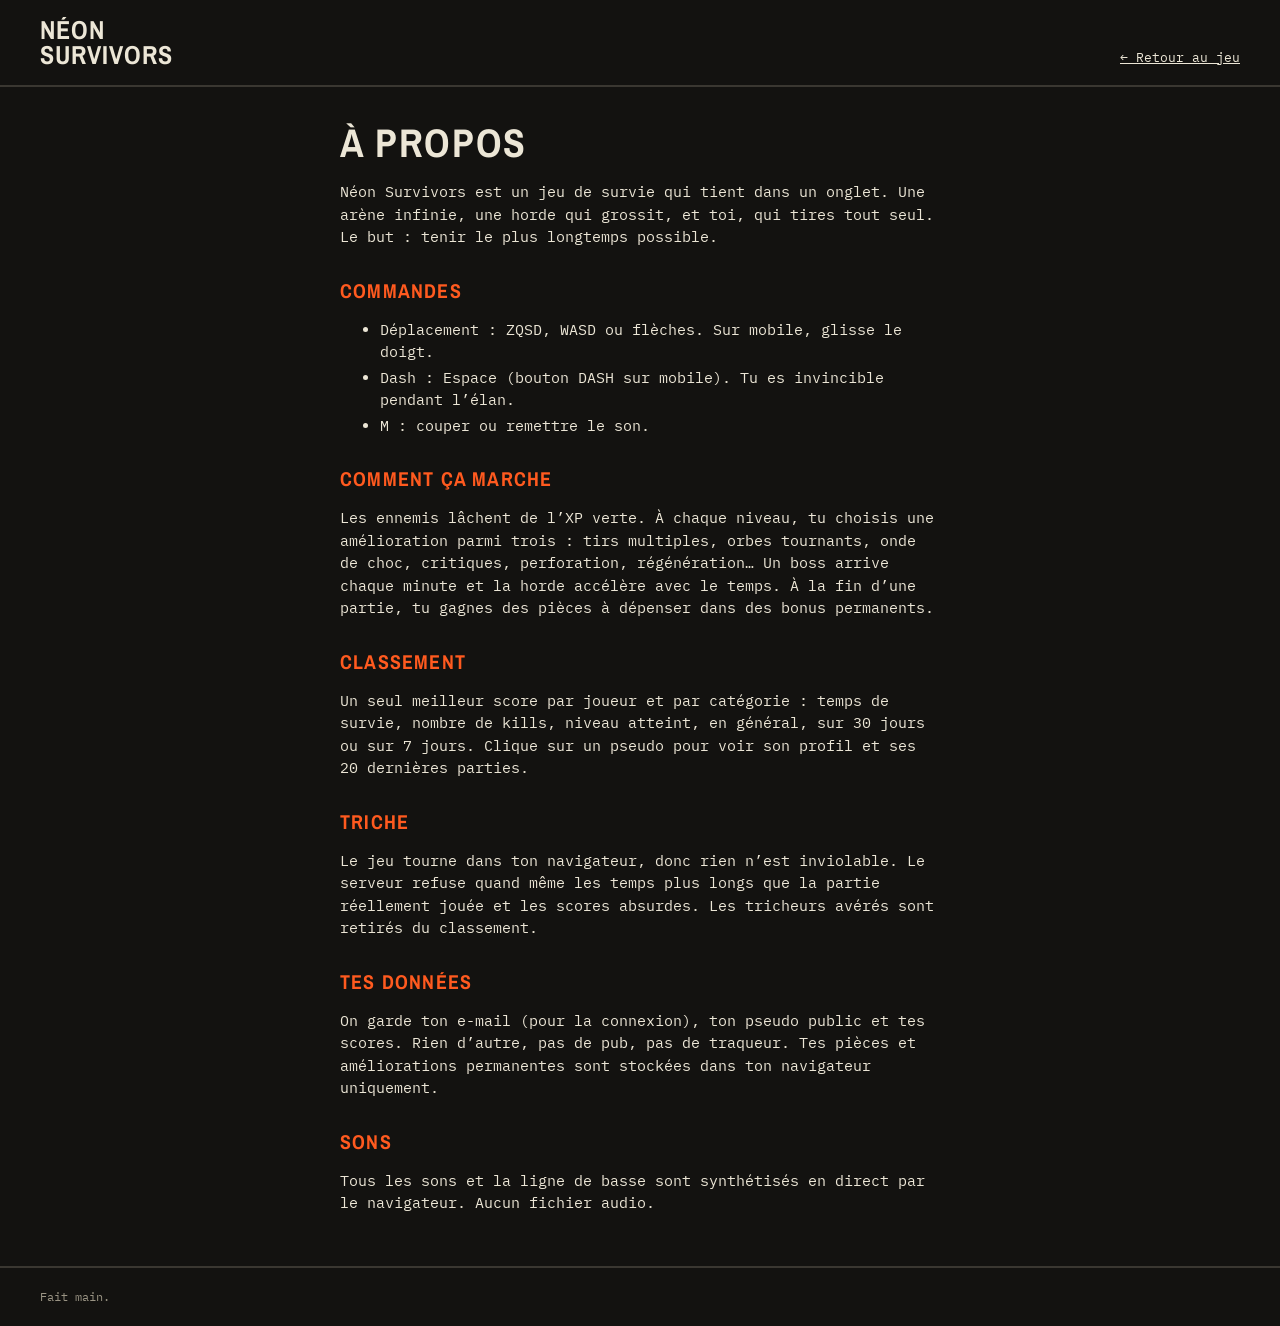
<file: about.html>
<!DOCTYPE html>
<html lang="fr"><head><meta charset="utf-8"><meta name="viewport" content="width=device-width, initial-scale=1">
<title>À propos — Néon Survivors</title>
<link rel="stylesheet" href="https://fonts.googleapis.com/css2?family=IBM+Plex+Mono:wght@400;600&family=Archivo+Narrow:wght@700&display=swap">
<link rel="stylesheet" href="style.css"></head>
<body>
<header><a class="logo" href="./">NÉON<br>SURVIVORS</a><div class="hr"><a href="./">← Retour au jeu</a></div></header>
<div class="page">
<h1>À propos</h1>
<p>Néon Survivors est un jeu de survie qui tient dans un onglet. Une arène infinie, une horde qui grossit, et toi, qui tires tout seul. Le but : tenir le plus longtemps possible.</p>
<h2>Commandes</h2>
<ul><li>Déplacement : ZQSD, WASD ou flèches. Sur mobile, glisse le doigt.</li><li>Dash : Espace (bouton DASH sur mobile). Tu es invincible pendant l’élan.</li><li>M : couper ou remettre le son.</li></ul>
<h2>Comment ça marche</h2>
<p>Les ennemis lâchent de l’XP verte. À chaque niveau, tu choisis une amélioration parmi trois : tirs multiples, orbes tournants, onde de choc, critiques, perforation, régénération… Un boss arrive chaque minute et la horde accélère avec le temps. À la fin d’une partie, tu gagnes des pièces à dépenser dans des bonus permanents.</p>
<h2>Classement</h2>
<p>Un seul meilleur score par joueur et par catégorie : temps de survie, nombre de kills, niveau atteint, en général, sur 30 jours ou sur 7 jours. Clique sur un pseudo pour voir son profil et ses 20 dernières parties.</p>
<h2>Triche</h2>
<p>Le jeu tourne dans ton navigateur, donc rien n’est inviolable. Le serveur refuse quand même les temps plus longs que la partie réellement jouée et les scores absurdes. Les tricheurs avérés sont retirés du classement.</p>
<h2>Tes données</h2>
<p>On garde ton e-mail (pour la connexion), ton pseudo public et tes scores. Rien d’autre, pas de pub, pas de traqueur. Tes pièces et améliorations permanentes sont stockées dans ton navigateur uniquement.</p>
<h2>Sons</h2>
<p>Tous les sons et la ligne de basse sont synthétisés en direct par le navigateur. Aucun fichier audio.</p>
</div>
<footer>Fait main.</footer>
</body></html>
</file>
<file: style.css>
:root{--bg:#131210;--panel:#1b1a17;--line:#3a3731;--fg:#ece6d6;--mute:#9a9484;--ac:#ff5a1f;color-scheme:dark}
*{box-sizing:border-box}
body{margin:0;background:var(--bg);color:var(--fg);font:15px/1.5 "IBM Plex Mono",ui-monospace,monospace}
header{display:flex;justify-content:space-between;align-items:flex-end;padding:18px clamp(14px,4vw,40px);border-bottom:2px solid var(--line)}
.logo{font:700 26px/.95 "Archivo Narrow","Arial Narrow",sans-serif;letter-spacing:.04em;color:var(--fg);text-decoration:none}
.logo:hover{color:var(--ac)}
main{display:grid;grid-template-columns:minmax(0,1fr) 340px;gap:clamp(14px,3vw,36px);padding:clamp(14px,3vw,32px) clamp(14px,4vw,40px);max-width:1280px;margin:auto}
#stage{position:relative;aspect-ratio:16/10;max-height:78vh;width:100%;border:2px solid var(--line);background:#07070f;overflow:hidden;touch-action:none;user-select:none}
canvas{position:absolute;inset:0;width:100%;height:100%}
.hint{color:var(--mute);font-size:13px;margin:10px 0 0}
aside h2{font:700 22px "Archivo Narrow",sans-serif;letter-spacing:.06em;text-transform:uppercase;margin:0 0 10px}
.tabs{display:flex;gap:0;margin-bottom:8px}
.tabs button{flex:1;border-radius:0}.tabs .on{background:var(--ac);color:#111;border-color:var(--ac)}
table{width:100%;border-collapse:collapse;font-size:13px}
th{text-align:left;color:var(--mute);font-weight:400;border-bottom:1px solid var(--line);padding:4px 6px}
td{padding:5px 6px;border-bottom:1px dashed var(--line)}td:first-child,th:first-child{width:2.2em}
tr.me td{color:var(--ac);font-weight:600}
#boardmsg{color:var(--mute);font-size:13px}
button{font:inherit;color:var(--fg);background:var(--panel);border:2px solid var(--line);padding:8px 14px;cursor:pointer;border-radius:0}
button:hover:not(:disabled){border-color:var(--ac)}button:disabled{opacity:.4;cursor:default}
button.ghost{background:none}
#account{display:flex;gap:10px;align-items:center;font-size:13px}
footer{color:var(--mute);font-size:12px;padding:20px clamp(14px,4vw,40px);border-top:2px solid var(--line)}
/* overlay du jeu */
#ui{position:absolute;inset:0;display:flex;align-items:center;justify-content:center;flex-direction:column;gap:10px;text-align:center;background:rgba(12,11,9,.92);padding:14px;overflow:auto}
#ui.h{display:none}
#ui h1{font:700 clamp(1.8rem,6vw,3rem)/1 "Archivo Narrow",sans-serif;letter-spacing:.06em;margin:0;color:var(--ac)}
#ui p{margin:0;max-width:460px;color:var(--mute);font-size:13px}#ui b{color:var(--fg)}
#ui .big{font-size:1.1rem;padding:12px 30px;background:var(--ac);color:#111;border-color:var(--ac);font-weight:600}
#ui .row{display:flex;gap:8px;flex-wrap:wrap;justify-content:center}
#ui .card{width:190px;text-align:left}#ui .card b{display:block;color:var(--ac);margin-bottom:3px}#ui .card small{color:var(--mute)}
#dash{position:absolute;right:14px;bottom:14px;width:70px;height:70px;border-radius:50%;display:none;padding:0;z-index:2;opacity:.8}
/* connexion */
dialog{background:var(--panel);color:var(--fg);border:2px solid var(--ac);padding:22px;width:min(380px,92vw)}
dialog::backdrop{background:rgba(0,0,0,.7)}
dialog h3{font:700 22px "Archivo Narrow",sans-serif;letter-spacing:.06em;text-transform:uppercase;margin:0 0 12px}
label{display:block;font-size:12px;color:var(--mute);margin-bottom:10px}
input{display:block;width:100%;margin-top:4px;padding:8px;font:inherit;color:var(--fg);background:var(--bg);border:2px solid var(--line);border-radius:0}
input:focus{outline:none;border-color:var(--ac)}
#am{min-height:1.4em;font-size:13px;color:var(--ac)}.act{display:flex;gap:8px;flex-wrap:wrap}
@media(max-width:900px){main{grid-template-columns:1fr}#stage{aspect-ratio:3/4;max-height:80vh}}
.hr{display:flex;gap:12px;align-items:center;flex-wrap:wrap;justify-content:flex-end}.hr a{color:var(--fg);font-size:13px}.hr a:hover{color:var(--ac)}
.lnk{background:none;border:0;padding:0;color:inherit;font:inherit;text-decoration:underline dotted;cursor:pointer}.lnk:hover{color:var(--ac)}
.tabs button{font-size:13px;padding:6px 8px}.tabs+.tabs{margin-top:-2px}
#prof h3{margin-bottom:6px}.pst{color:var(--mute);font-size:13px;margin:0 0 12px}#pc{max-height:60vh;overflow:auto;margin-bottom:12px}
.page{max-width:680px;margin:0 auto;padding:clamp(14px,3vw,36px) clamp(14px,4vw,40px)}
.page h1{font:700 40px/1 "Archivo Narrow",sans-serif;letter-spacing:.04em;text-transform:uppercase;margin:0 0 18px}
.page h2{font:700 20px "Archivo Narrow",sans-serif;letter-spacing:.06em;text-transform:uppercase;margin:28px 0 6px;color:var(--ac)}
.page a{color:var(--fg)}.page li{margin:3px 0}
</file>
